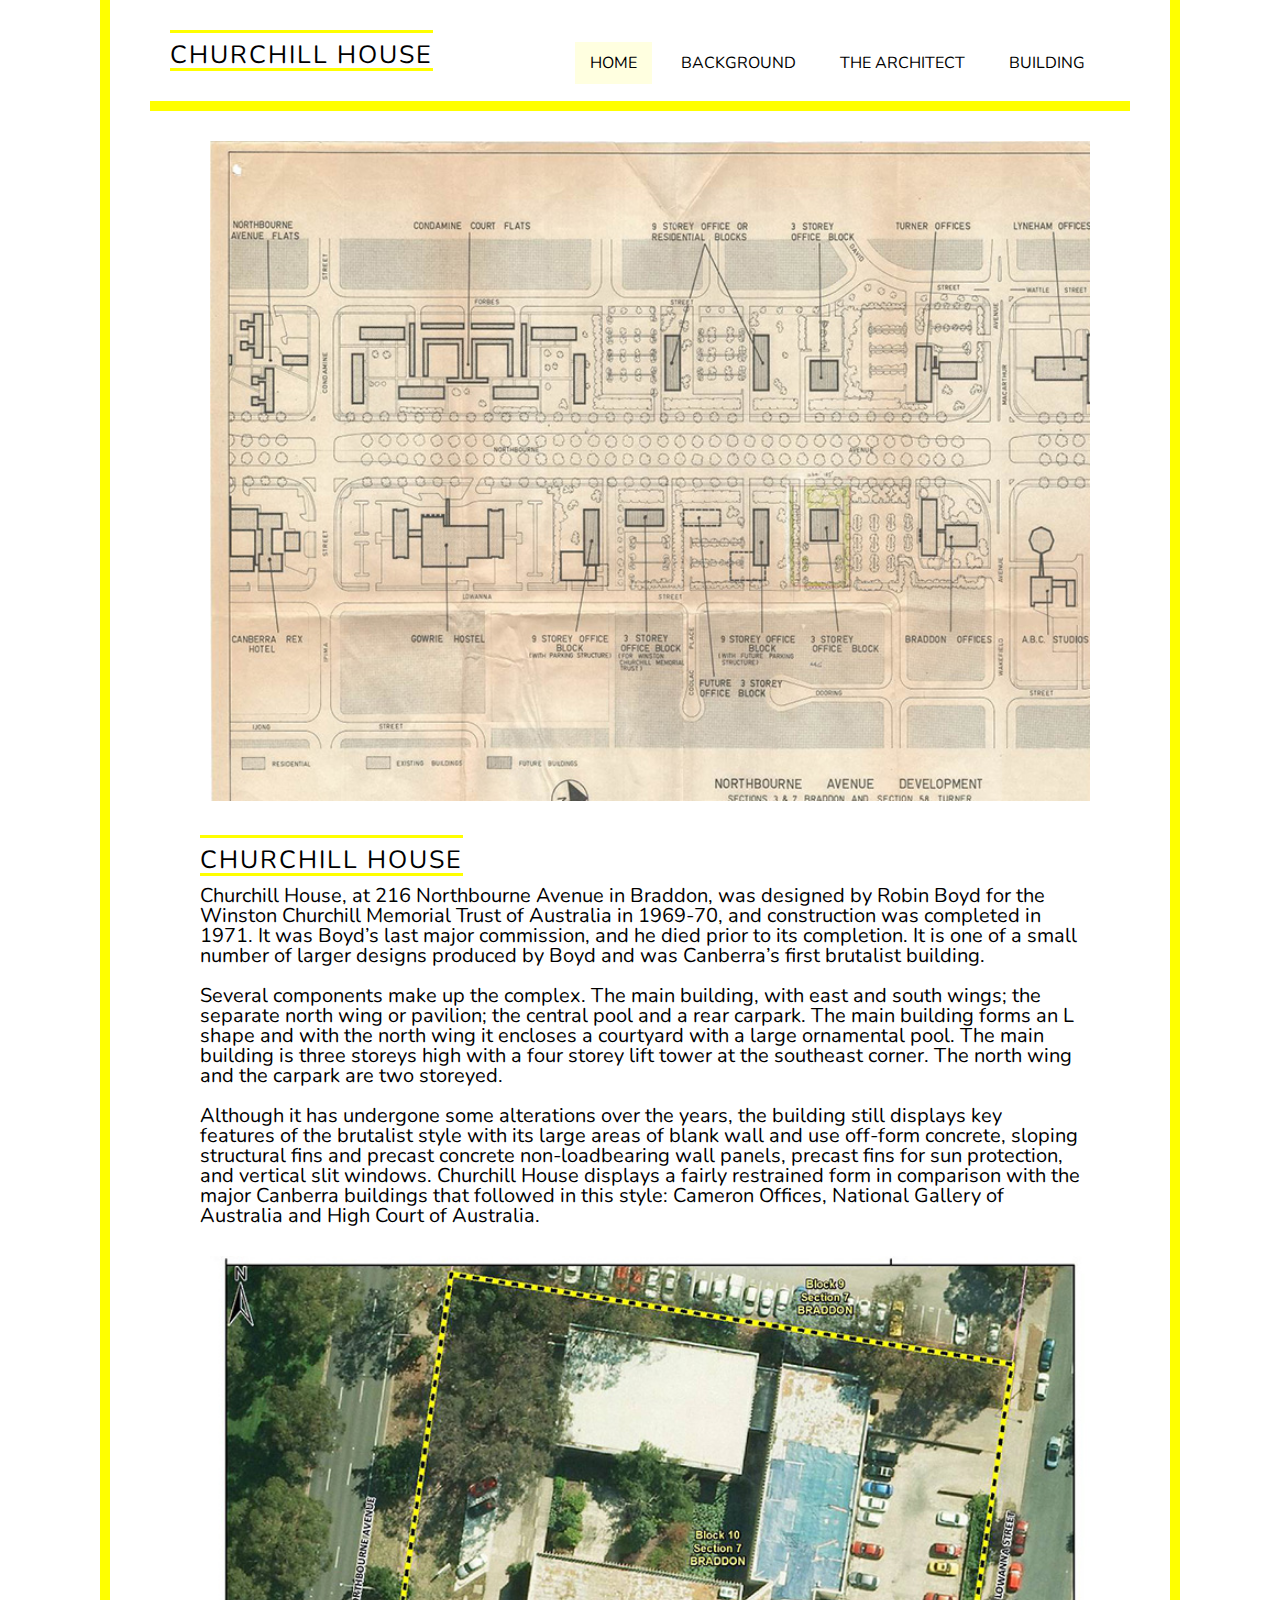
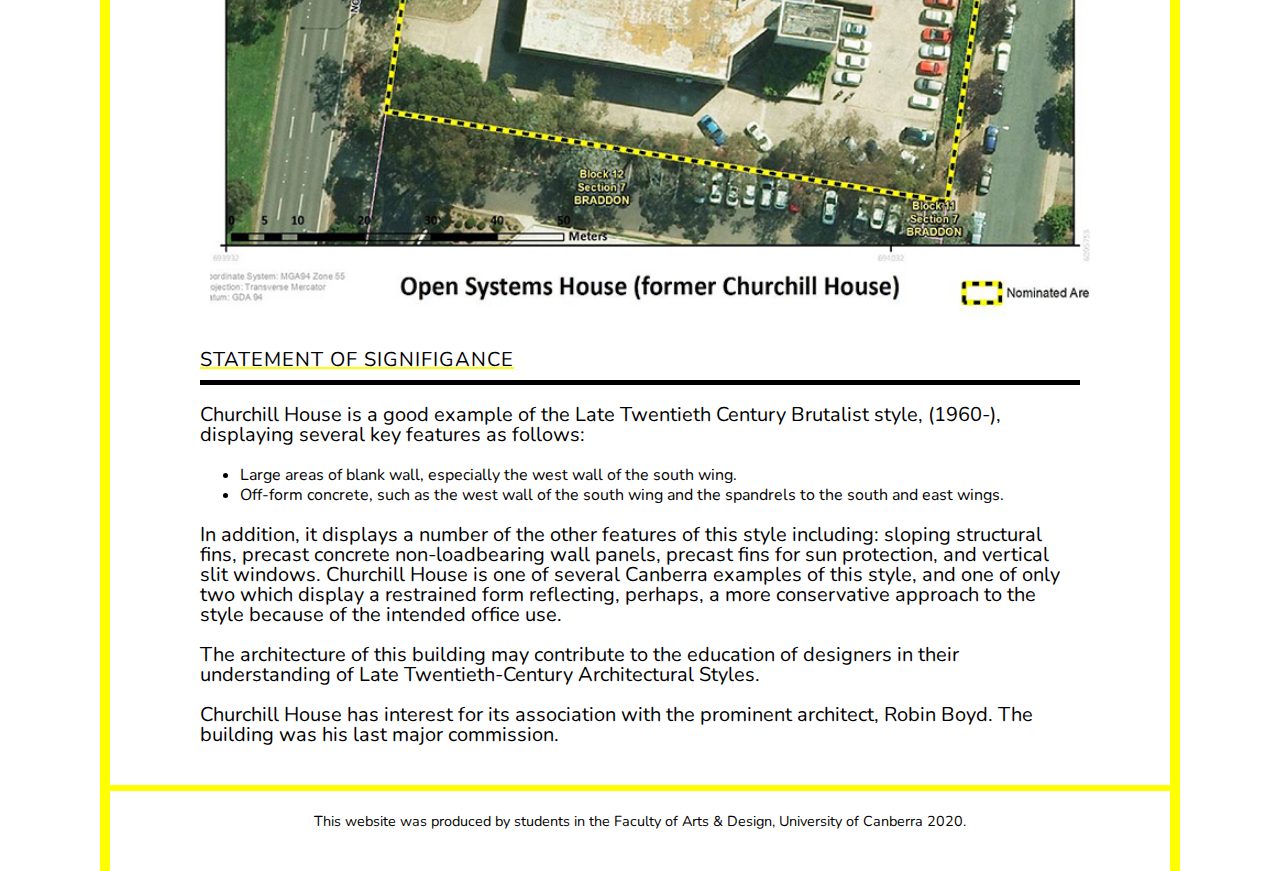
<file: index.html>
<!DOCTYPE html>
<!--opens a html doc-->
<html lang="en">

<head>
    <title>My website</title>
    <meta charset="utf-8">
    <link href="assets/css/reset.css" rel="stylesheet" type="text/css">
    <link href="assets/css/style.css" rel="stylesheet" type="text/css">
    <!-- links to my CCS files in same folder-->
</head>

<body>
    <!--creates body-->
    <div class="border">
        <!--creates class to be referred to in CSS-->
        <div class="wrapper">
            <!--creates class to be referred to in CSS-->
            <header>
                <h1><a href="index.html"> Churchill House </a></h1>
                <nav>
                    <!--creates navigation links in header-->
                    <ul>
                        <!--creates list-->
                        <li><a href="index.html" class="currentpage">HOME</a></li>
                        <li><a href="background.html">BACKGROUND</a></li>
                        <li><a href="architect.html">THE ARCHITECT</a></li>
                        <li><a href="history.html">BUILDING</a></li>
                    </ul>
                </nav>
            </header>
        </div>
    </div>

    <main>

        <div class="text-container">
            <!--creates class to be referred to in CSS-->

            <p class="middle"><img src="assets/images/churchill-house-1.jpg" alt="Churchill front page" class="homeimg">
            </p>
            <!--inserts image-->

            <h1>Churchill House</h1>
            <!--dictates that this is the largest header in text-->


            <p>
                Churchill House, at 216 Northbourne Avenue in Braddon, was designed by Robin Boyd for the Winston Churchill Memorial Trust of Australia in 1969-70, and construction was completed in 1971. It was Boyd’s last major commission, and he died prior to its completion. It is one of a small number of larger designs produced by Boyd and was Canberra’s first brutalist building.
            </p>

            <p>Several components make up the complex. The main building, with east and south wings; the separate north wing or pavilion; the central pool and a rear carpark. The main building forms an L shape and with the north wing it encloses a courtyard with a large ornamental pool. The main building is three storeys high with a four storey lift tower at the southeast corner. The north wing and the carpark are two storeyed.
            </p>

            <p>Although it has undergone some alterations over the years, the building still displays key features of the brutalist style with its large areas of blank wall and use off-form concrete, sloping structural fins and precast concrete non-loadbearing wall panels, precast fins for sun protection, and vertical slit windows. Churchill House displays a fairly restrained form in comparison with the major Canberra buildings that followed in this style: Cameron Offices, National Gallery of Australia and High Court of Australia.
            </p>

            <p class="middle"><img src="assets/images/churchill-house-11.jpg" alt="Churchill front page" class="stateimg">
            </p>

            <h2>Statement of Signifigance</h2>
            <!--dictates second largest header-->

            <p>Churchill House is a good example of the Late Twentieth Century Brutalist style, (1960-), displaying several key features as follows:</p>

            <ul>
                <!-- creates bulleted list -->
                <li> Large areas of blank wall, especially the west wall of the south wing.</li>
                <li> Off-form concrete, such as the west wall of the south wing and the spandrels to the south and east wings.</li>
            </ul>

            <p>
                In addition, it displays a number of the other features of this style including: sloping structural fins, precast concrete non-loadbearing wall panels, precast fins for sun protection, and vertical slit windows. Churchill House is one of several Canberra examples of this style, and one of only two which display a restrained form reflecting, perhaps, a more conservative approach to the style because of the intended office use.
            </p>

            <p>
                The architecture of this building may contribute to the education of designers in their understanding of Late Twentieth-Century Architectural Styles.
            </p>

            <p>
                Churchill House has interest for its association with the prominent architect, Robin Boyd. The building was his last major commission.
            </p>
        </div>
    </main>

    <footer>
        <!--footer at the bottom of page-->
        <div class="wrapper">
            <!--creates class to be referred to in CSS-->
            <p> This website was produced by students in the Faculty of Arts &amp; Design, University of Canberra 2020. </p>
        </div>
    </footer>


</body>
<!--closes body-->

</html>
<!--closes html-->
</file>
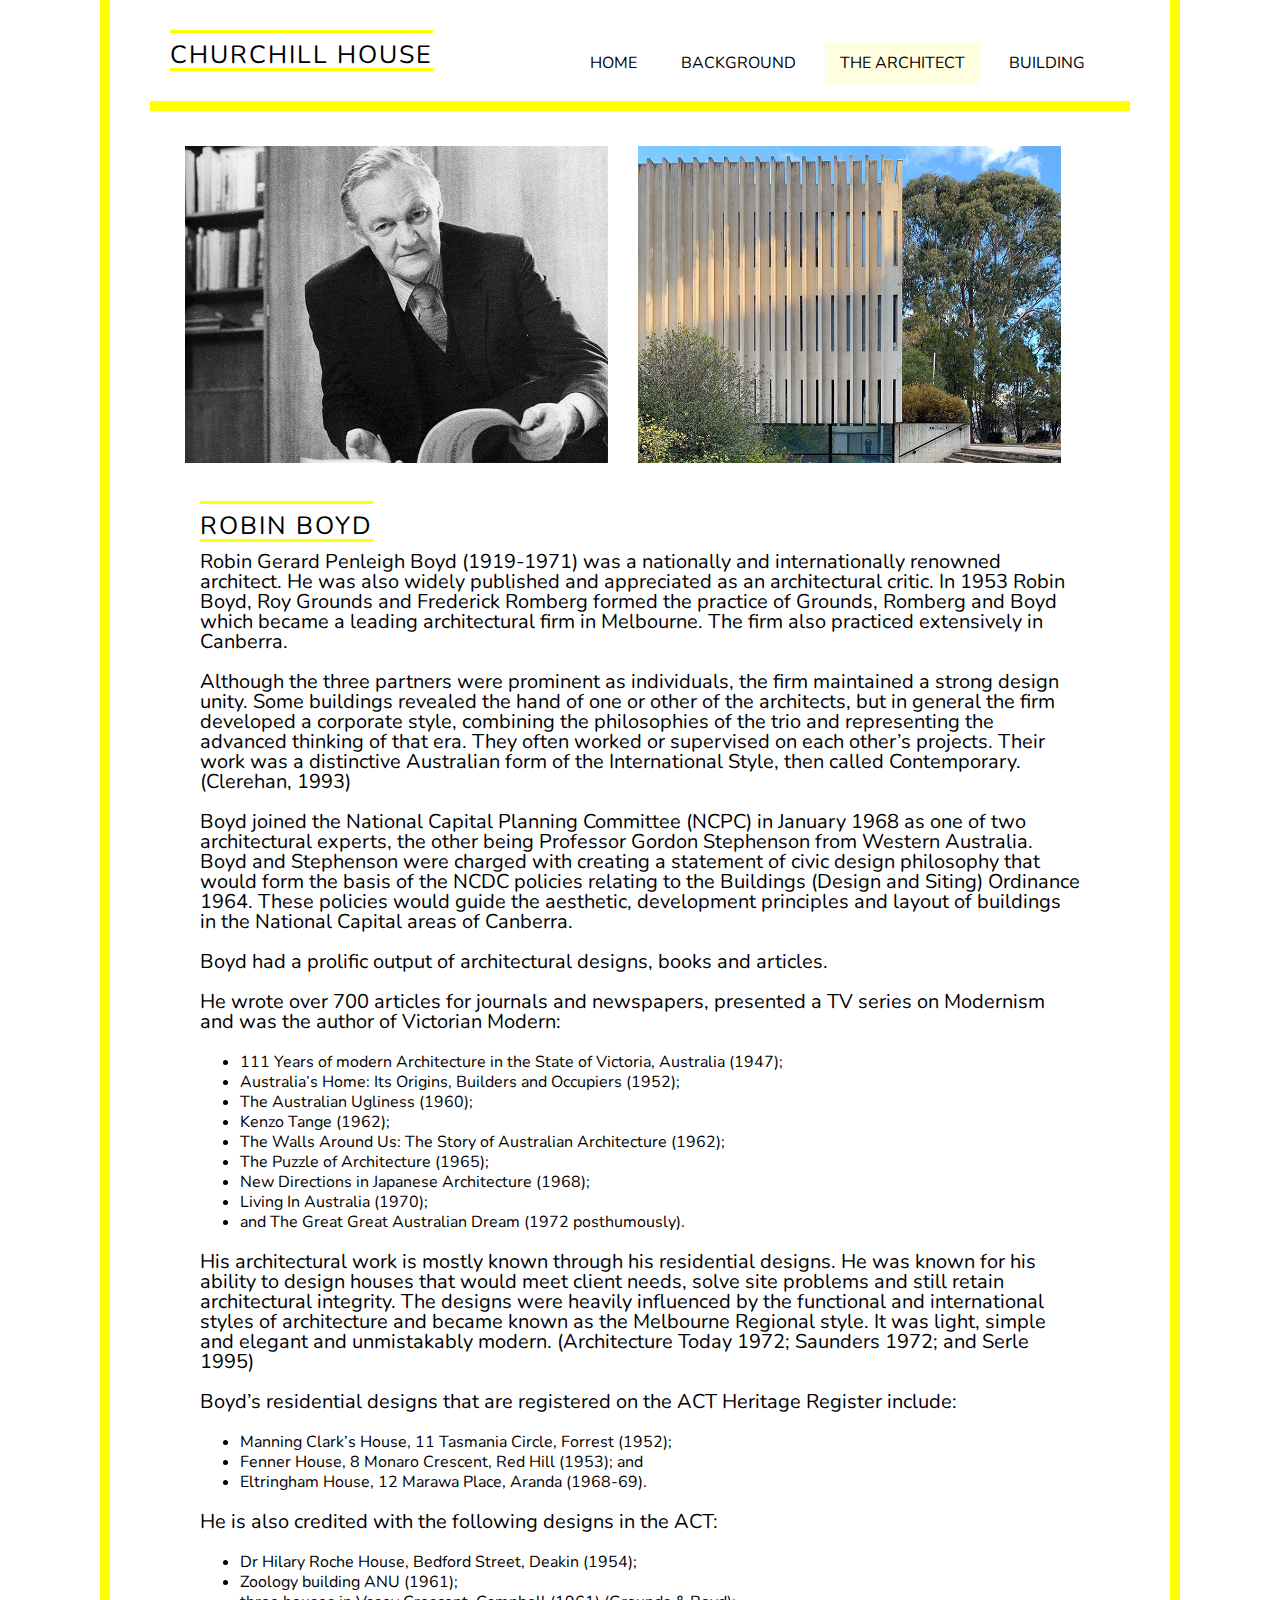
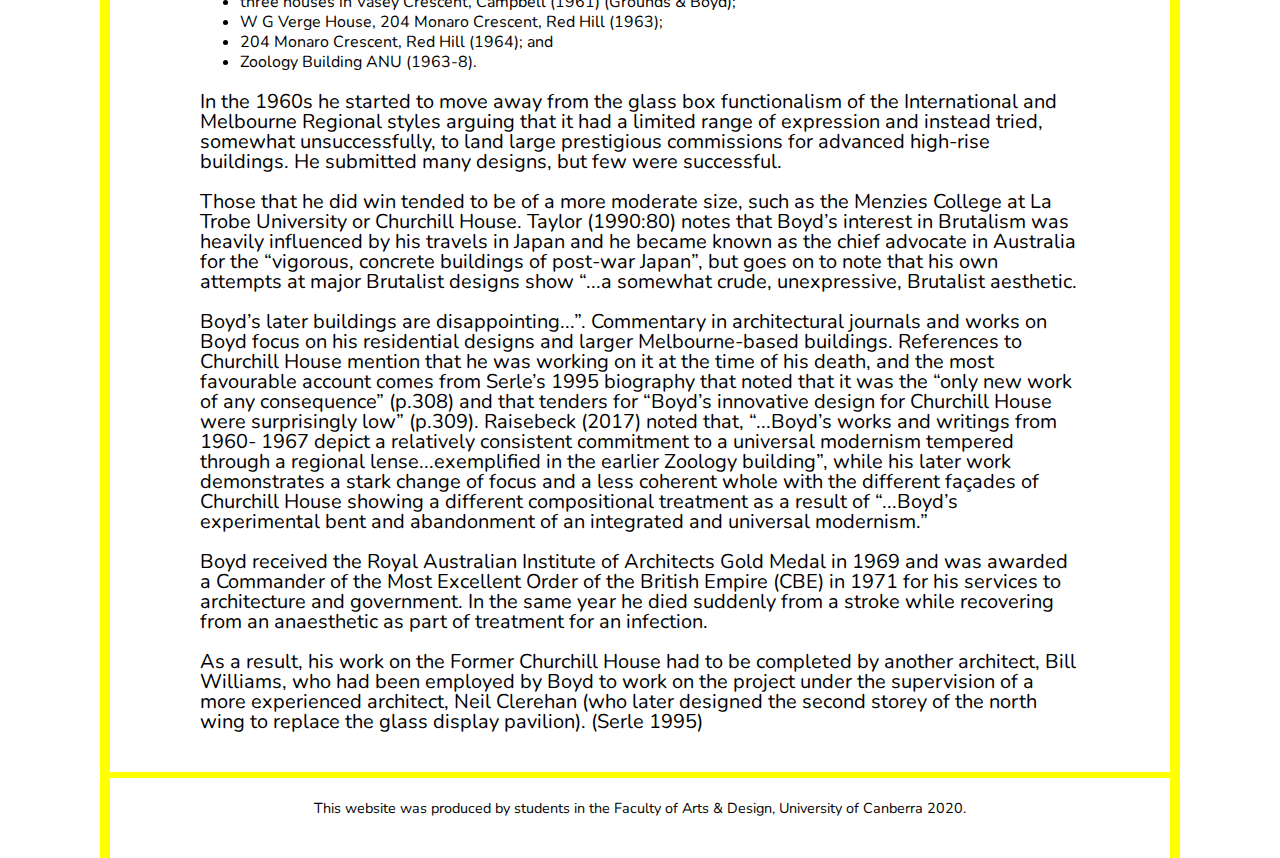
<file: architect.html>
<!DOCTYPE html>
<!-- opens a html doc -->
<html lang="en">

<head>
    <title>My website</title>
    <meta charset="utf-8">
    <link href="assets/css/reset.css" rel="stylesheet" type="text/css">
    <link href="assets/css/style.css" rel="stylesheet" type="text/css">
    <!-- links to my CCS files in same folder-->
</head>

<body>
    <!--creates body-->
    <div class="wrapper">
        <!--creates class to be referred to in CSS-->
        <header>

            <h1><a href="index.html"> Churchill House </a></h1>

            <nav>
                <ul>
                    <li><a href="index.html">HOME</a></li>
                    <li><a href="background.html">BACKGROUND</a></li>
                    <li><a href="architect.html" class="currentpage">THE ARCHITECT</a></li>
                    <li><a href="history.html">BUILDING</a></li>
                </ul>
            </nav>
        </header>

        <main>

            <div class="row">
                <!--  creates class to be referred to in CSS to create rows and columns and inserts images-->
                <div class="column">
                    <img src="assets/images/extra2-robin boyd portrait-copyright-Mark-Strizic.jpg" alt="boyd" style="width:100%">
                </div>
                <div class="column">
                    <img src="assets/images/churchill-house-26.jpg" alt="churchhillhouse" style="width:100%">
                </div>
            </div>

            <div class="text-container">
                <!--creates class to be referred to in CSS-->

                <h1>Robin Boyd</h1> <!-- dictates largest header -->

                <p>Robin Gerard Penleigh Boyd (1919-1971) was a nationally and internationally renowned architect. He was also widely published and appreciated as an architectural critic. In 1953 Robin Boyd, Roy Grounds and Frederick Romberg formed the practice of Grounds, Romberg and Boyd which became a leading architectural firm in Melbourne. The firm also practiced extensively in Canberra.
                </p>

                <p>Although the three partners were prominent as individuals, the firm maintained a strong design unity. Some buildings revealed the hand of one or other of the architects, but in general the firm developed a corporate style, combining the philosophies of the trio and representing the advanced thinking of that era. They often worked or supervised on each other’s projects. Their work was a distinctive Australian form of the International Style, then called Contemporary. (Clerehan, 1993)
                </p>

                <p>Boyd joined the National Capital Planning Committee (NCPC) in January 1968 as one of two architectural experts, the other being Professor Gordon Stephenson from Western Australia. Boyd and Stephenson were charged with creating a statement of civic design philosophy that would form the basis of the NCDC policies relating to the Buildings (Design and Siting) Ordinance 1964. These policies would guide the aesthetic, development principles and layout of buildings in the National Capital areas of Canberra.
                </p>

                <p>Boyd had a prolific output of architectural designs, books and articles. </p>

                <p>He wrote over 700 articles for journals and newspapers, presented a TV series on Modernism and was the author of Victorian Modern:</p>
                <ul>
                    <!-- bulleted lists -->
                    <li>111 Years of modern Architecture in the State of Victoria, Australia (1947);</li>
                    <li>Australia’s Home: Its Origins, Builders and Occupiers (1952); </li>
                    <li>The Australian Ugliness (1960);</li>
                    <li>Kenzo Tange (1962);</li>
                    <li>The Walls Around Us: The Story of Australian Architecture (1962);</li>
                    <li>The Puzzle of Architecture (1965); </li>
                    <li>New Directions in Japanese Architecture (1968); </li>
                    <li>Living In Australia (1970); </li>
                    <li>and The Great Great Australian Dream (1972 posthumously). </li>
                </ul>

                <p>His architectural work is mostly known through his residential designs. He was known for his ability to design houses that would meet client needs, solve site problems and still retain architectural integrity. The designs were heavily influenced by the functional and international styles of architecture and became known as the Melbourne Regional style. It was light, simple and elegant and unmistakably modern. (Architecture Today 1972; Saunders 1972; and Serle 1995)
                </p>

                <p>Boyd’s residential designs that are registered on the ACT Heritage Register include:</p>

                <ul>
                    <!-- bulleted lists -->
                    <li> Manning Clark’s House, 11 Tasmania Circle, Forrest (1952);</li>
                    <li> Fenner House, 8 Monaro Crescent, Red Hill (1953); and</li>
                    <li> Eltringham House, 12 Marawa Place, Aranda (1968-69).</li>
                </ul>

                <p>He is also credited with the following designs in the ACT:</p>
                <ul>
                    <!-- bulleted lists -->
                    <li> Dr Hilary Roche House, Bedford Street, Deakin (1954);</li>
                    <li> Zoology building ANU (1961);</li>
                    <li> three houses in Vasey Crescent, Campbell (1961) (Grounds & Boyd);</li>
                    <li> W G Verge House, 204 Monaro Crescent, Red Hill (1963);</li>
                    <li> 204 Monaro Crescent, Red Hill (1964); and</li>
                    <li> Zoology Building ANU (1963-8).</li>
                </ul>

                <p>In the 1960s he started to move away from the glass box functionalism of the International and Melbourne Regional styles arguing that it had a limited range of expression and instead tried, somewhat unsuccessfully, to land large prestigious commissions for advanced high-rise buildings. He submitted many designs, but few were successful. </p>
                <p>Those that he did win tended to be of a more moderate size, such as the Menzies College at La Trobe University or Churchill House. Taylor (1990:80) notes that Boyd’s interest in Brutalism was heavily influenced by his travels in Japan and he became known as the chief advocate in Australia for the “vigorous, concrete buildings of post-war Japan”, but goes on to note that his own attempts at major Brutalist designs show “...a somewhat crude, unexpressive, Brutalist aesthetic. </p>

                <p>Boyd’s later buildings are disappointing...”. Commentary in architectural journals and works on Boyd focus on his residential designs and larger Melbourne-based buildings. References to Churchill House mention that he was working on it at the time of his death, and the most favourable account comes from Serle’s 1995 biography that noted that it was the “only new work of any consequence” (p.308) and that tenders for “Boyd’s innovative design for Churchill House were surprisingly low” (p.309). Raisebeck (2017) noted that, “...Boyd’s works and writings from 1960- 1967 depict a relatively consistent commitment to a universal modernism tempered through a regional lense...exemplified in the earlier Zoology building”, while his later work demonstrates a stark change of focus and a less coherent whole with the different façades of Churchill House showing a different compositional treatment as a result of “...Boyd’s experimental bent and abandonment of an integrated and universal modernism.”
                </p>

                <p>Boyd received the Royal Australian Institute of Architects Gold Medal in 1969 and was awarded a Commander of the Most Excellent Order of the British Empire (CBE) in 1971 for his services to architecture and government. In the same year he died suddenly from a stroke while recovering from an anaesthetic as part of treatment for an infection. </p>
                <p>
                    As a result, his work on the Former Churchill House had to be completed by another architect, Bill Williams, who had been employed by Boyd to work on the project under the supervision of a more experienced architect, Neil Clerehan (who later designed the second storey of the north wing to replace the glass display pavilion). (Serle 1995)
                </p>

            </div>
        </main>
    </div>

    <footer>
        <div class="wrapper">
            <!--creates class to be referred to in CSS-->
            <p> This website was produced by students in the Faculty of Arts &amp; Design, University of Canberra 2020. </p>
        </div>
    </footer>

</body>
<!--closes body-->

</html>
<!--closes html-->
</file>
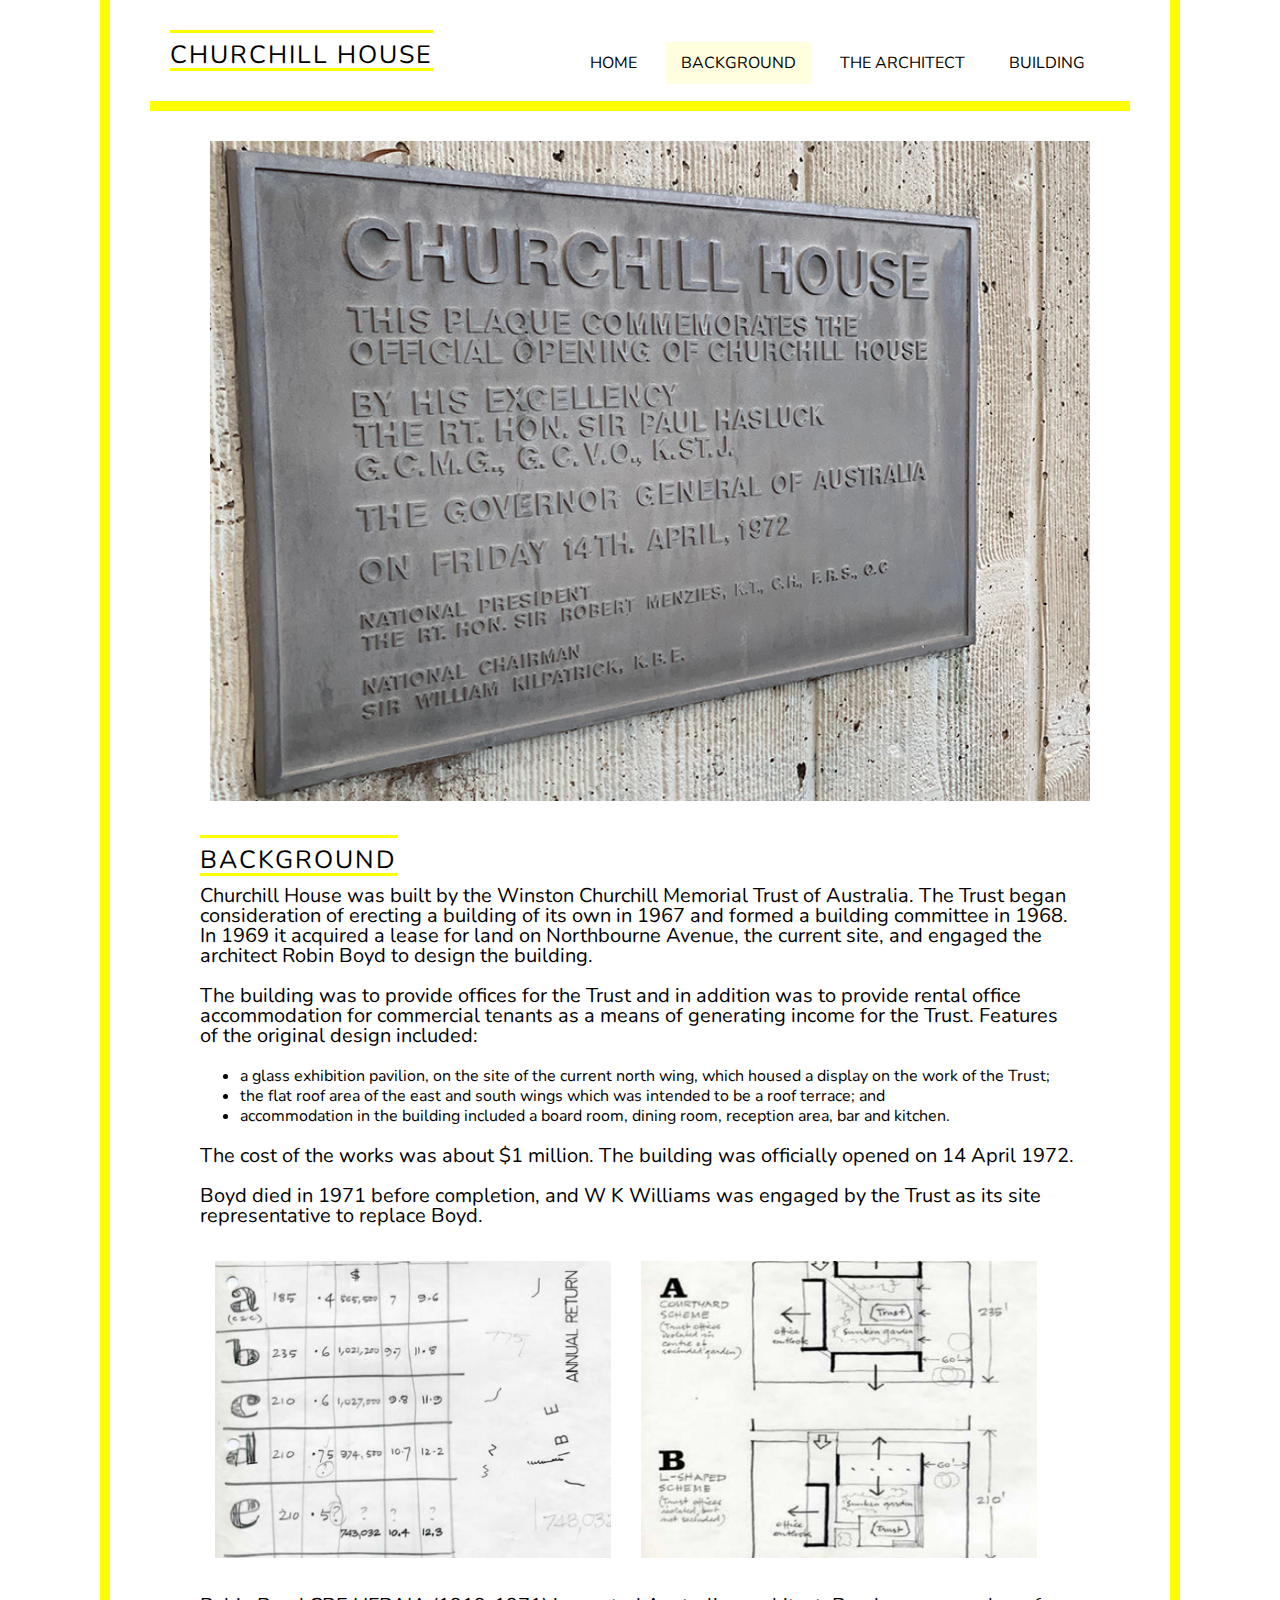
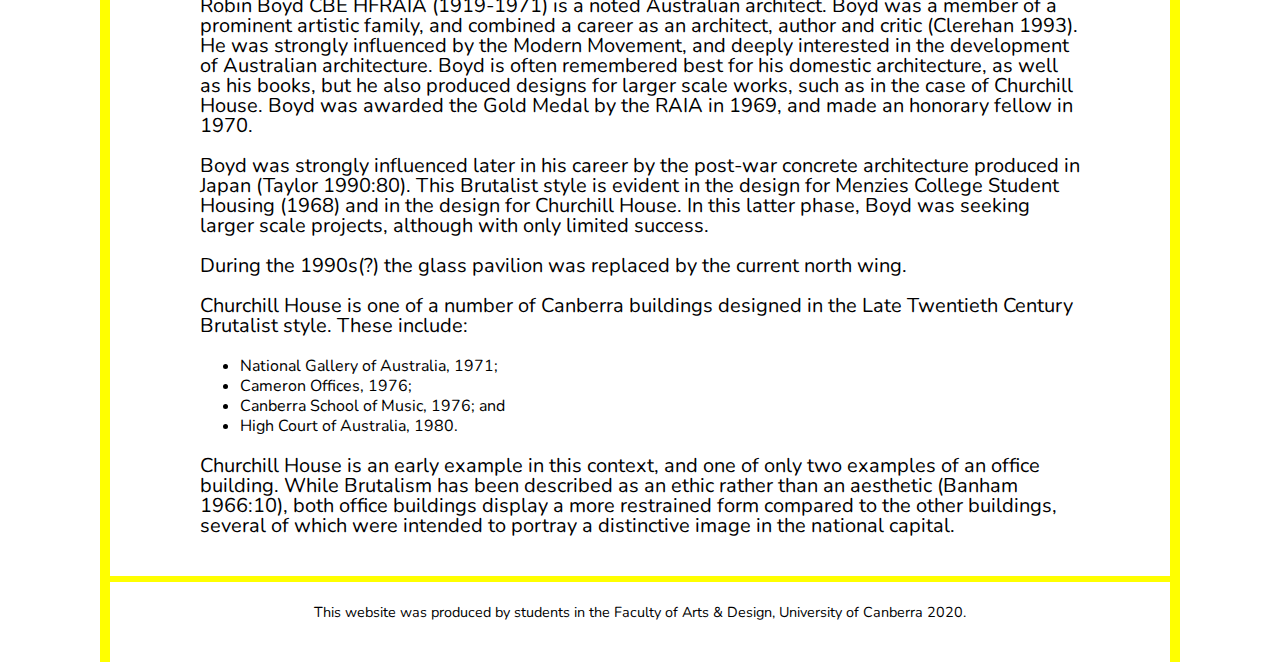
<file: background.html>
<!DOCTYPE html>
<!--opens a html doc-->
<html lang="en">

<head>
    <title>My website</title>
    <meta charset="utf-8">
    <link href="assets/css/reset.css" rel="stylesheet" type="text/css">
    <link href="assets/css/style.css" rel="stylesheet" type="text/css">
    <!-- links to my CCS files in same folder-->
</head>

<body>
    <!--creates body-->
    <div class="wrapper">
        <header>
            <h1><a href="index.html"> Churchill House </a></h1>

            <nav>
                <!--creates navigation links in header-->
                <ul>
                    <!--creates list-->
                    <li><a href="index.html">HOME</a></li>
                    <li><a href="background.html" class="currentpage">BACKGROUND</a></li>
                    <li><a href="architect.html">THE ARCHITECT</a></li>
                    <li><a href="history.html">BUILDING</a></li>
                </ul>
            </nav>
        </header>
    </div>

    <main>

        <div class="text-container2">
            <!--creates class to be referred to in CSS-->
            <p class="middle"><img src="assets/images/churchill-house-38.jpg" alt="background" class="backimg">
            </p> <!--  creates class to be referred to in CSS and inserts image-->



            <h1>Background</h1>


            <p>Churchill House was built by the Winston Churchill Memorial Trust of Australia. The Trust began consideration of erecting a building of its own in 1967 and formed a building committee in 1968. In 1969 it acquired a lease for land on Northbourne Avenue, the current site, and engaged the architect Robin Boyd to design the building.</p>

            <p>
                The building was to provide offices for the Trust and in addition was to provide rental office accommodation for commercial tenants as a means of generating income for the Trust. Features of the original design included:</p>

            <ul>
                <li> a glass exhibition pavilion, on the site of the current north wing, which housed a display on the work of the Trust;</li>
                <li> the flat roof area of the east and south wings which was intended to be a roof terrace; and</li>
                <li> accommodation in the building included a board room, dining room, reception area, bar and kitchen.</li>
            </ul>

            <p>The cost of the works was about $1 million. The building was officially opened on 14 April 1972.</p>

            <p>Boyd died in 1971 before completion, and W K Williams was engaged by the Trust as its site representative to replace Boyd.</p>

            <div class="row">
                <div class="column">
                    <img src="assets/images/churchill-house-2.jpg" alt="boyd" style="width:100%">
                </div>
                <div class="column">
                    <img src="assets/images/churchill-house-3.jpg" alt="churchhillhouse" style="width:100%">
                </div>
            </div>


            <p>Robin Boyd CBE HFRAIA (1919-1971) is a noted Australian architect. Boyd was a member of a prominent artistic family, and combined a career as an architect, author and critic (Clerehan 1993). He was strongly influenced by the Modern Movement, and deeply interested in the development of Australian architecture. Boyd is often remembered best for his domestic architecture, as well as his books, but he also produced designs for larger scale works, such as in the case of Churchill House. Boyd was awarded the Gold Medal by the RAIA in 1969, and made an honorary fellow in 1970.</p>

            <p>Boyd was strongly influenced later in his career by the post-war concrete architecture produced in Japan (Taylor 1990:80). This Brutalist style is evident in the design for Menzies College Student Housing (1968) and in the design for Churchill House. In this latter phase, Boyd was seeking larger scale projects, although with only limited success.</p>

            <p>During the 1990s(?) the glass pavilion was replaced by the current north wing.</p>

            <p>Churchill House is one of a number of Canberra buildings designed in the Late Twentieth Century Brutalist style. These include:</p>
            <ul>
                <li> National Gallery of Australia, 1971;</li>
                <li> Cameron Offices, 1976;</li>
                <li> Canberra School of Music, 1976; and</li>
                <li> High Court of Australia, 1980.</li>
            </ul>

            <p>
                Churchill House is an early example in this context, and one of only two examples of an office building. While Brutalism has been described as an ethic rather than an aesthetic (Banham 1966:10), both office buildings display a more restrained form compared to the other buildings, several of which were intended to portray a distinctive image in the national capital.
            </p>

        </div>

    </main>

    <footer>
        <div class="wrapper">
            <p> This website was produced by students in the Faculty of Arts &amp; Design, University of Canberra 2020. </p>
        </div>
    </footer>


</body>
<!--closes body-->

</html>
<!--closes html-->
</file>
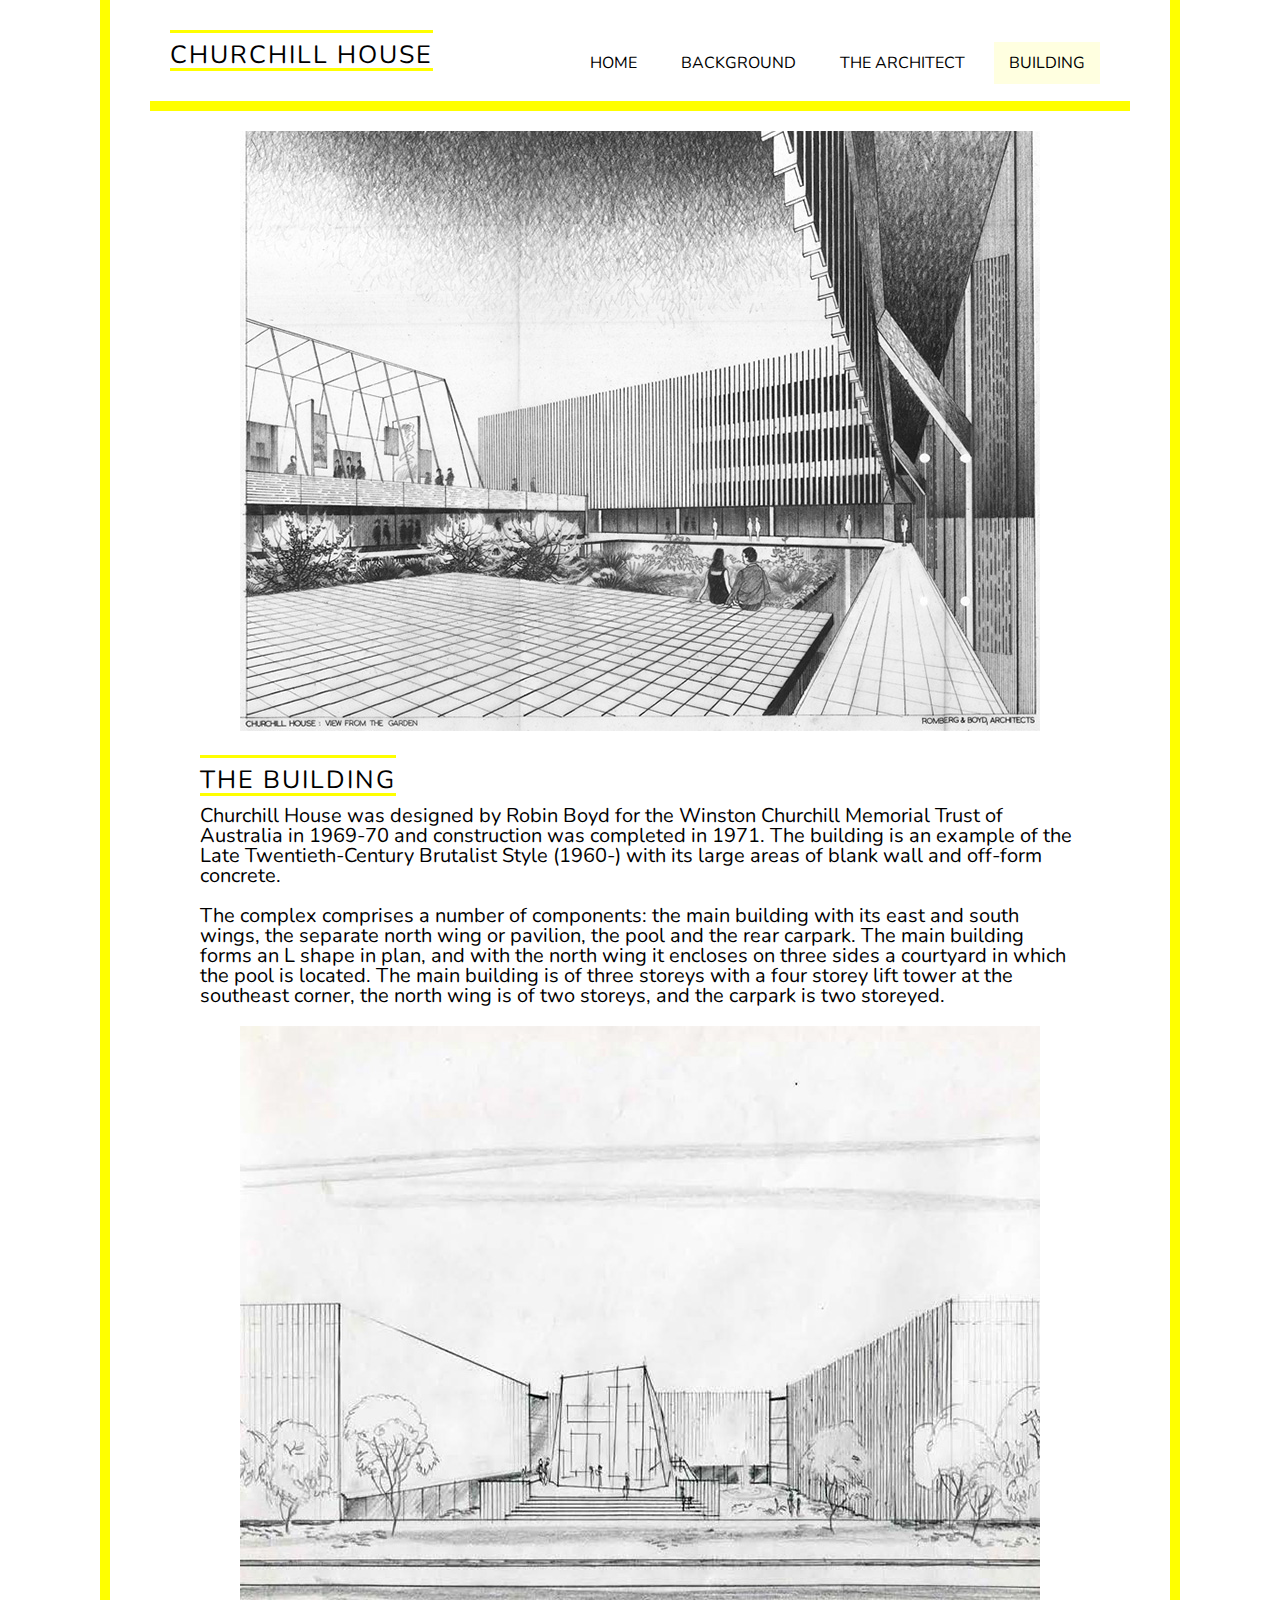
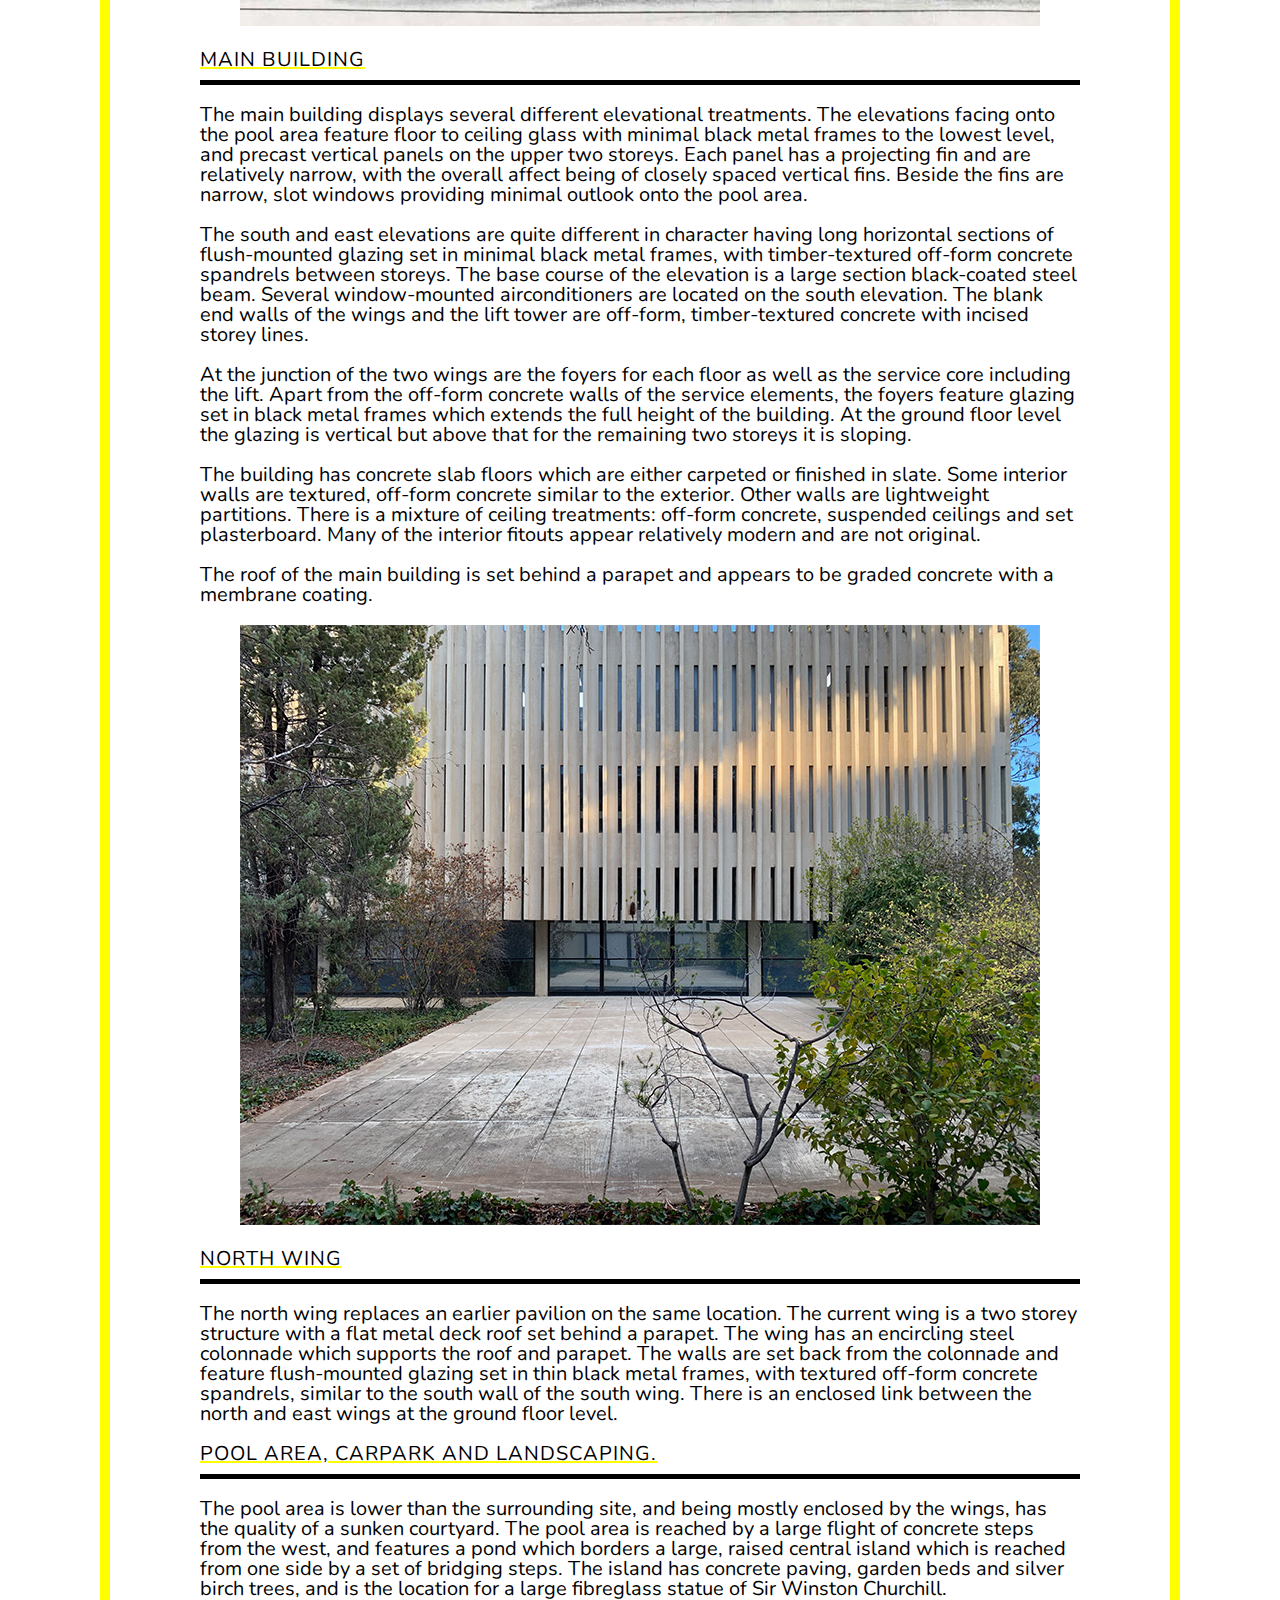
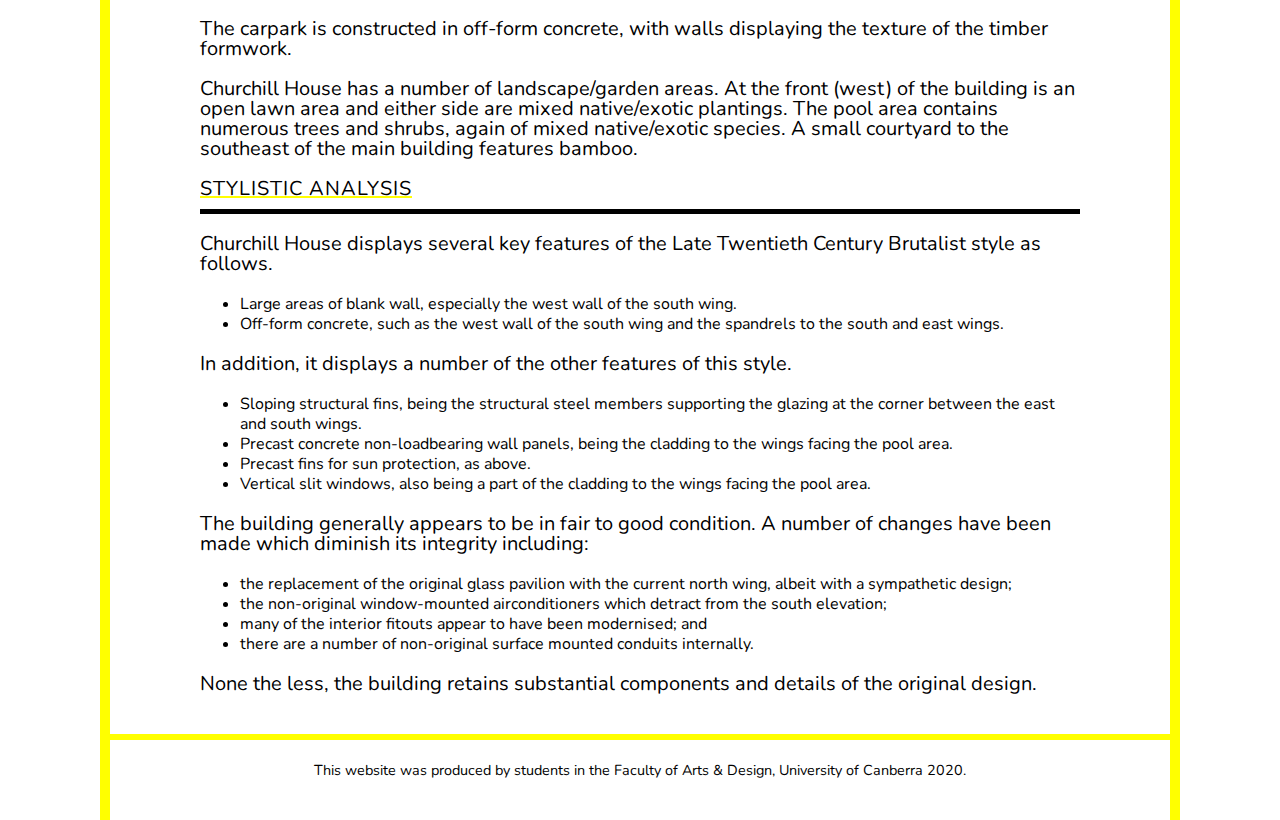
<file: history.html>
<!DOCTYPE html>
<!--opens a html doc-->
<html lang="en">

<head>
    <title>My website</title>
    <meta charset="utf-8">
    <link href="assets/css/reset.css" rel="stylesheet" type="text/css">
    <link href="assets/css/style.css" rel="stylesheet" type="text/css">
    <!-- links to my CCS files in same folder-->
</head>

<body>
    <div class="wrapper">
        <!--creates class to be referred to in CSS-->
        <header>
            <h1><a href="index.html"> Churchill House </a></h1>

            <nav>
                <ul>
                    <li><a href="index.html">HOME</a></li>
                    <li><a href="background.html">BACKGROUND</a></li>
                    <li><a href="architect.html">THE ARCHITECT</a></li>
                    <li><a href="history.html" class="currentpage">BUILDING</a></li>
                </ul>
            </nav>
        </header>
    </div>

    <main>

        <p class="middle"><img src="assets/images/churchill-house-5.jpg" alt="Churchill front page" class="leftimg">
        </p>

        <div class="text-container">
            <!--creates class to be referred to in CSS-->


            <h1>The Building</h1>
            <p>
                Churchill House was designed by Robin Boyd for the Winston Churchill Memorial Trust of Australia in 1969-70 and construction was completed in 1971. The building is an example of the Late Twentieth-Century Brutalist Style (1960-) with its large areas of blank wall and off-form concrete.</p>
            <p>
                The complex comprises a number of components: the main building with its east and south wings, the separate north wing or pavilion, the pool and the rear carpark. The main building forms an L shape in plan, and with the north wing it encloses on three sides a courtyard in which the pool is located. The main building is of three storeys with a four storey lift tower at the southeast corner, the north wing is of two storeys, and the carpark is two storeyed.</p>

            <p class="middle"><img src="assets/images/churchill-house-4.jpg" alt="Churchill front page" class="leftimg">
            </p>

            <h2>Main Building</h2>

            <p>The main building displays several different elevational treatments. The elevations facing onto the pool area feature floor to ceiling glass with minimal black metal frames to the lowest level, and precast vertical panels on the upper two storeys. Each panel has a projecting fin and are relatively narrow, with the overall affect being of closely spaced vertical fins. Beside the fins are narrow, slot windows providing minimal outlook onto the pool area.</p>

            <p>The south and east elevations are quite different in character having long horizontal sections of flush-mounted glazing set in minimal black metal frames, with timber-textured off-form concrete spandrels between storeys. The base course of the elevation is a large section black-coated steel beam. Several window-mounted airconditioners are located on the south elevation. The blank end walls of the wings and the lift tower are off-form, timber-textured concrete with incised storey lines.</p>

            <p>At the junction of the two wings are the foyers for each floor as well as the service core including the lift. Apart from the off-form concrete walls of the service elements, the foyers feature glazing set in black metal frames which extends the full height of the building. At the ground floor level the glazing is vertical but above that for the remaining two storeys it is sloping.</p>

            <p>
                The building has concrete slab floors which are either carpeted or finished in slate. Some interior walls are textured, off-form concrete similar to the exterior. Other walls are lightweight partitions. There is a mixture of ceiling treatments: off-form concrete, suspended ceilings and set plasterboard. Many of the interior fitouts appear relatively modern and are not original.
            </p>
            <p>The roof of the main building is set behind a parapet and appears to be graded concrete with a membrane coating.</p>

            <p class="middle"><img src="assets/images/churchill-house-34.jpg" alt="Churchill front page" class="leftimg">
            </p>

            <h2>North Wing</h2>

            <p>The north wing replaces an earlier pavilion on the same location. The current wing is a two storey structure with a flat metal deck roof set behind a parapet. The wing has an encircling steel colonnade which supports the roof and parapet. The walls are set back from the colonnade and feature flush-mounted glazing set in thin black metal frames, with textured off-form concrete spandrels, similar to the south wall of the south wing. There is an enclosed link between the north and east wings at the ground floor level.</p>

            <h2>Pool Area, Carpark and Landscaping.</h2>

            <p>The pool area is lower than the surrounding site, and being mostly enclosed by the wings, has the quality of a sunken courtyard. The pool area is reached by a large flight of concrete steps from the west, and features a pond which borders a large, raised central island which is reached from one side by a set of bridging steps. The island has concrete paving, garden beds and silver birch trees, and is the location for a large fibreglass statue of Sir Winston Churchill.</p>

            <p>The carpark is constructed in off-form concrete, with walls displaying the texture of the timber formwork.</p>

            <p>Churchill House has a number of landscape/garden areas. At the front (west) of the building is an open lawn area and either side are mixed native/exotic plantings. The pool area contains numerous trees and shrubs, again of mixed native/exotic species. A small courtyard to the southeast of the main building features bamboo.</p>

            <h2>Stylistic Analysis</h2>

            <p>Churchill House displays several key features of the Late Twentieth Century Brutalist style as follows.</p>
            <ul>
                <li> Large areas of blank wall, especially the west wall of the south wing.</li>
                <li> Off-form concrete, such as the west wall of the south wing and the spandrels to the south and east wings.</li>
            </ul>

            <p>In addition, it displays a number of the other features of this style.</p>
            <ul>
                <li> Sloping structural fins, being the structural steel members supporting the glazing at the corner between the east and south wings.</li>
                <li> Precast concrete non-loadbearing wall panels, being the cladding to the wings facing the pool area.</li>
                <li> Precast fins for sun protection, as above.</li>
                <li> Vertical slit windows, also being a part of the cladding to the wings facing the pool area.</li>
            </ul>

            <p>
                The building generally appears to be in fair to good condition. A number of changes have been made which diminish its integrity including:</p>
            <ul>
                <li> the replacement of the original glass pavilion with the current north wing, albeit with a sympathetic design;</li>
                <li> the non-original window-mounted airconditioners which detract from the south elevation;</li>
                <li> many of the interior fitouts appear to have been modernised; and</li>
                <li> there are a number of non-original surface mounted conduits internally.</li>
            </ul>

            <p>None the less, the building retains substantial components and details of the original design.
            </p>

        </div>

    </main>

    <footer>
        <div class="wrapper">
            <!--creates class to be referred to in CSS-->
            <p> This website was produced by students in the Faculty of Arts &amp; Design, University of Canberra 2020. </p>
        </div>
    </footer>

</body>
<!--closes body-->

</html>
<!--closes html-->
</file>
<file: assets/css/style.css>
@import url('https://fonts.googleapis.com/css2?family=Nunito:wght@200&display=swap');


body {
    background-color: white;
    color: black;
    border-style: solid;
    border-width: 0px;
    border-left-width: 10px;
    border-right-width: 10px;
    border-color: yellow;
    border-color: yellow;
    padding-top: 10px;
    margin-left: 100px;
    margin-right: 100px;
    /*make sure you set family and size on body*/
    font-family: 'Nunito', sans-serif;
    font-size: 16px;
}



/*Typography */

h1,
h2,
h3,
h4,
h5,
h6 {
    font-family: 'Nunito', serif;
}

h1 {
    border-style: solid;
    border-width: 3px;
    border-left-width: 0px;
    border-right-width: 0px;
    border-color: yellow;
    margin-bottom: 10px;
    padding-top: 10px;
    display: inline-block;
    font-size: 25px;
    text-transform: uppercase;
    letter-spacing: 2px;
    color: black;
}

h2 {
    font-size: 20px;
    text-transform: uppercase;
    text-decoration-line: underline;
    text-decoration-color: yellow;
    border-bottom: 5px solid black;
    padding-bottom: 10px;
    letter-spacing: 1px;
    margin-bottom: 20px;

}

h3 {
    font-size: 20px;
    border-bottom: 5px solid black;
    padding-bottom: 10px;
    margin-bottom: 10px;

}

h4 {
    font-size: 22px;

}

p {
    font-size: 20px;
    line-height: 20px;
    margin-bottom: 20px
}

/* anchor styles */
a {
    color: black;
    text-decoration: none;

}

a:hover {
    text-decoration: underline;

}

a:visited {
    color: #cccccc;
}

/* main containers */

.wrapper {
    width: 980px;
    margin: 0 auto;
}

header {
    padding: 20px;
    border-style: solid;
    border-bottom-width: 10px;
    border-bottom-color: yellow;
}

nav {
    float: right;
    margin-top: 25px;
}

nav ul {}

nav ul li {
    display: inline;
    margin-right: 10px;
}

nav ul li a {
    color: black;
    text-decoration: none;
    padding: 10px 15px;
    text-transform: uppercase;
}

nav ul li a:hover,
nav ul li a.currentpage {
    text-decoration: none;
    background-color: lightyellow;
    color: black;
}


main {
    padding: 20px;
    overflow: auto;
}

main ul {
    font-size: 16px;
    line-height: 20px;
    margin-bottom: 20px;
}

main ul li {
    list-style-type: disc;
    margin-left: 40px;
}

.text-container {
    width: 880px;
    margin: 0 auto;

}

.text-container2 {
    width: 880px;
    margin: auto;

}

footer {
    top: auto;
    left: auto;
    padding: 20px;
    background-color: white;
    border-top: 6px solid yellow;
    text-align: center;
}

footer p {
    font-size: 90%;
}

.homeimg {
    width: 100%;
    text-align: center;
    padding: 10px;
    background-color: white;

}

.stateimg {
    width: 100%;
    text-align: center;
    padding: 10px;
    background-color: white;

}

.backimg {
    width: 100%;
    text-align: center;
    padding: 10px;
    background-color: white;

}

.middle {
    text-align: center;
}

.column {
    margin-bottom: 20px;
    float: left;
    width: 45%;
    padding: 15px;
}

.row:: {
    content: "";
    clear: both;
    display: table;
}
</file>
